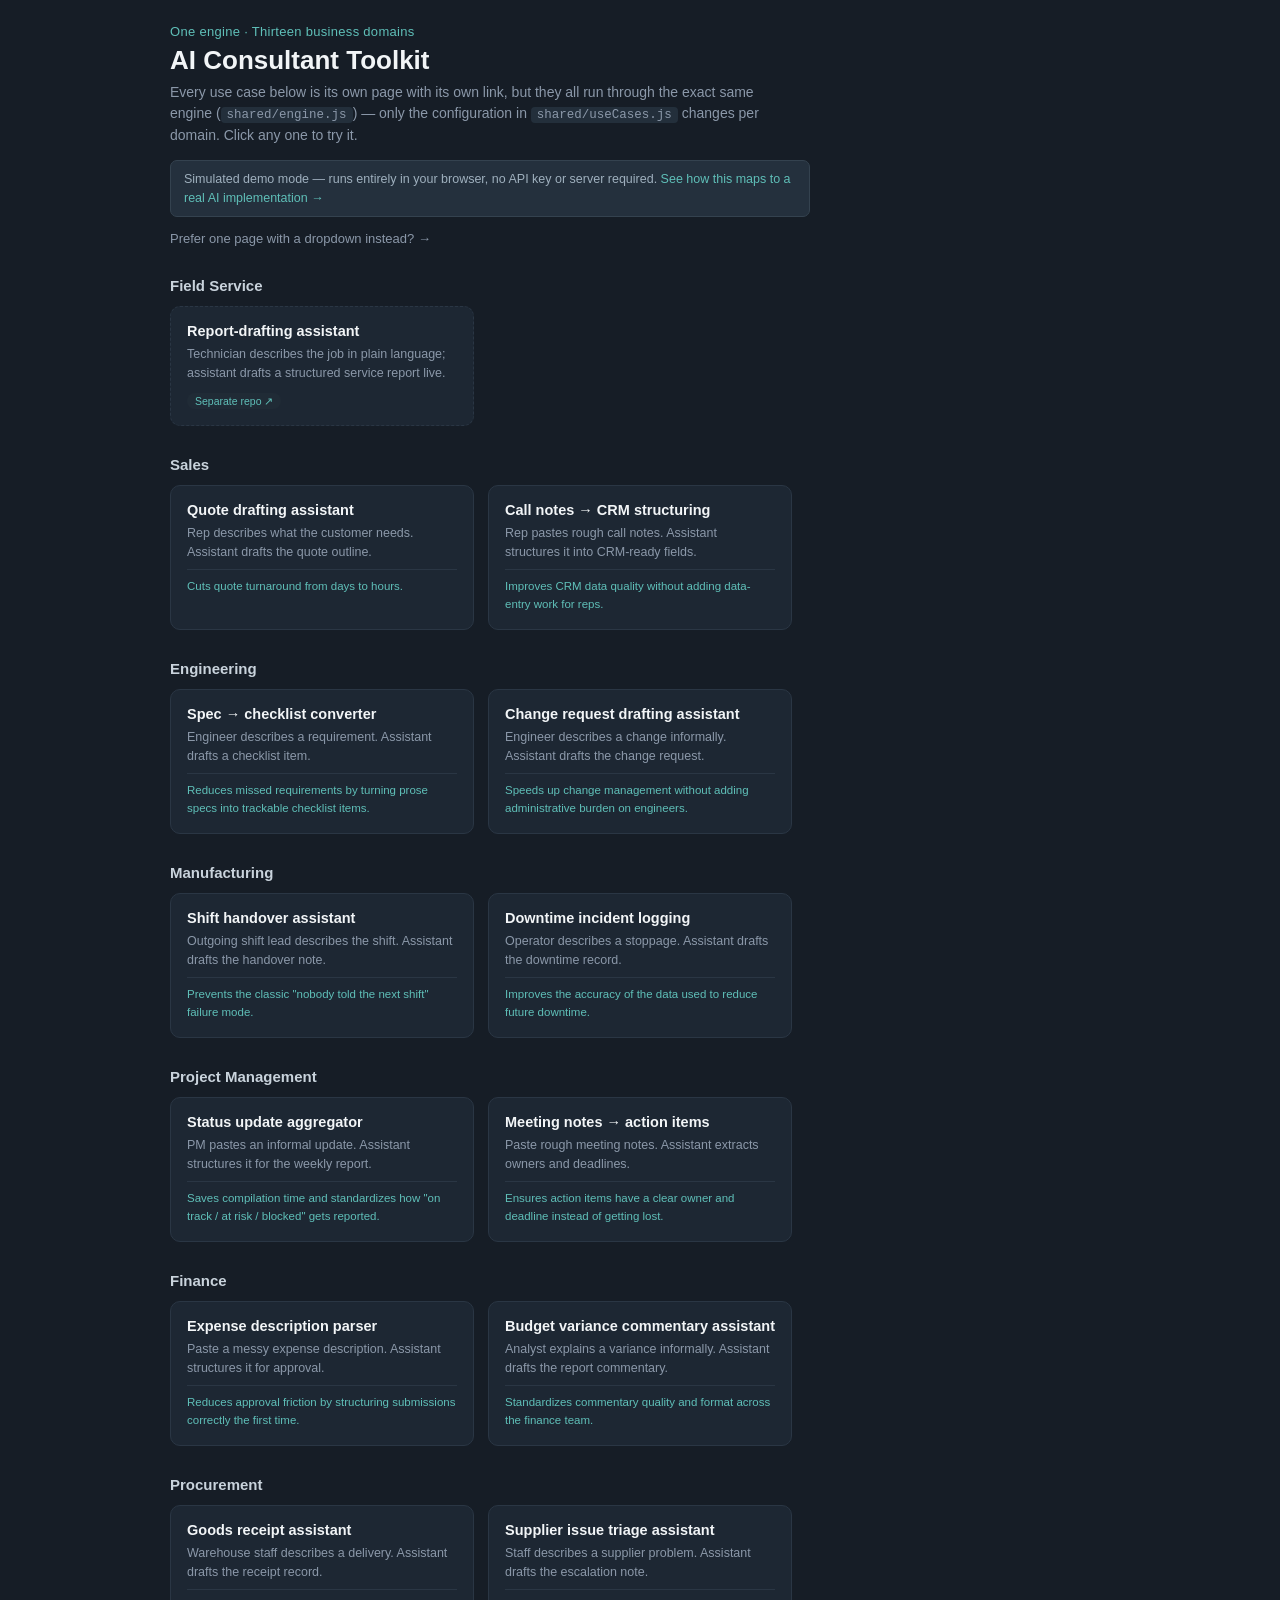
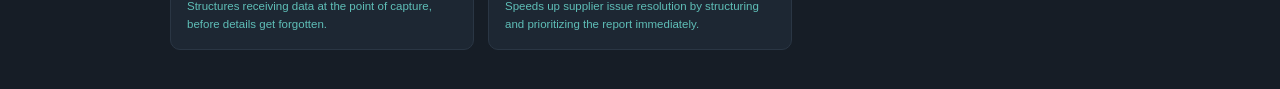
<file: index.html>
<!DOCTYPE html>
<html lang="en">
<head>
  <meta charset="UTF-8" />
  <meta name="viewport" content="width=device-width, initial-scale=1.0" />
  <title>AI Consultant Toolkit — Use Case Suite</title>
  <link rel="stylesheet" href="shared/styles.css" />
</head>
<body>
  <div class="page">
    <div class="header">
      <div class="eyebrow">One engine · Thirteen business domains</div>
      <h1>AI Consultant Toolkit</h1>
      <p class="subtitle">
        Every use case below is its own page with its own link, but they all run through the
        exact same engine (<code>shared/engine.js</code>) — only the configuration in
        <code>shared/useCases.js</code> changes per domain. Click any one to try it.
      </p>
      <div class="demo-banner">
        Simulated demo mode — runs entirely in your browser, no API key or server required.
        <a href="README.md">See how this maps to a real AI implementation →</a>
      </div>
      <p class="back-link"><a href="all-in-one/index.html">Prefer one page with a dropdown instead? →</a></p>
    </div>

    <div id="hubGrid"></div>
  </div>

  <script src="shared/helpers.js"></script>
  <script src="shared/engine.js"></script>
  <script src="shared/useCases.js"></script>
  <script src="hub.js"></script>
</body>
</html>
</file>
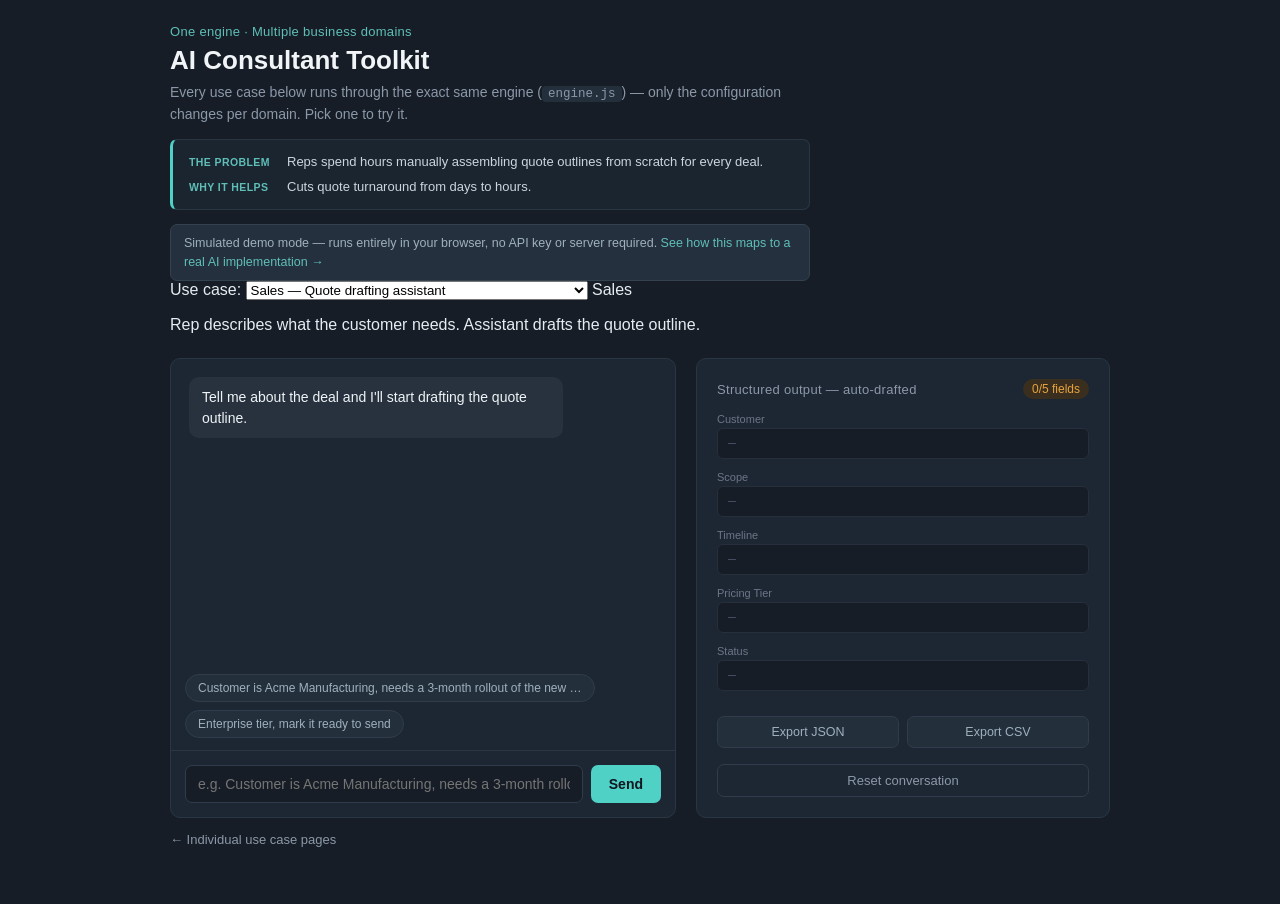
<file: all-in-one/index.html>
<!DOCTYPE html>
<html lang="en">
<head>
  <meta charset="UTF-8" />
  <meta name="viewport" content="width=device-width, initial-scale=1.0" />
  <title>AI Consultant Toolkit — Use Case Suite</title>
  <link rel="stylesheet" href="../shared/styles.css" />
</head>
<body>
  <div class="page">
    <div class="header">
      <div class="eyebrow">One engine · Multiple business domains</div>
      <h1>AI Consultant Toolkit</h1>
      <p class="subtitle">
        Every use case below runs through the exact same engine
        (<code>engine.js</code>) — only the configuration changes per domain.
        Pick one to try it.
      </p>
      <div class="why-box" id="whyBox">
        <div class="why-row"><span class="why-label">The problem</span><span id="whyProblem"></span></div>
        <div class="why-row"><span class="why-label">Why it helps</span><span id="whyValue"></span></div>
      </div>
      <div class="demo-banner">
        Simulated demo mode — runs entirely in your browser, no API key or server required.
        <a href="README.md">See how this maps to a real AI implementation →</a>
      </div>
    </div>

    <div class="selector-row">
      <label for="useCaseSelect" class="selector-label">Use case:</label>
      <select id="useCaseSelect"></select>
      <span id="domainTag" class="domain-tag"></span>
    </div>

    <p id="useCaseSubtitle" class="use-case-subtitle"></p>

    <div class="grid">
      <div class="panel chat-panel">
        <div class="messages" id="messages"></div>
        <div class="suggestions" id="suggestions"></div>
        <div class="input-row">
          <input id="input" type="text" placeholder="" autocomplete="off" />
          <button id="sendBtn">Send</button>
        </div>
      </div>

      <div class="panel report-panel">
        <div class="report-header">
          <span class="report-title">Structured output — auto-drafted</span>
          <span id="reportBadge" class="badge">0/0 fields</span>
        </div>
        <div id="reportFields" class="report-fields"></div>
        <div class="export-row">
          <button id="exportJsonBtn" class="export-btn">Export JSON</button>
          <button id="exportCsvBtn" class="export-btn">Export CSV</button>
        </div>
        <button id="resetBtn" class="reset-btn">Reset conversation</button>
      </div>
    </div>

    <p class="back-link"><a href="../index.html">← Individual use case pages</a></p>
  </div>

  <script src="../shared/helpers.js"></script>
  <script src="../shared/engine.js"></script>
  <script src="../shared/useCases.js"></script>
  <script src="app.js"></script>
</body>
</html>
</file>
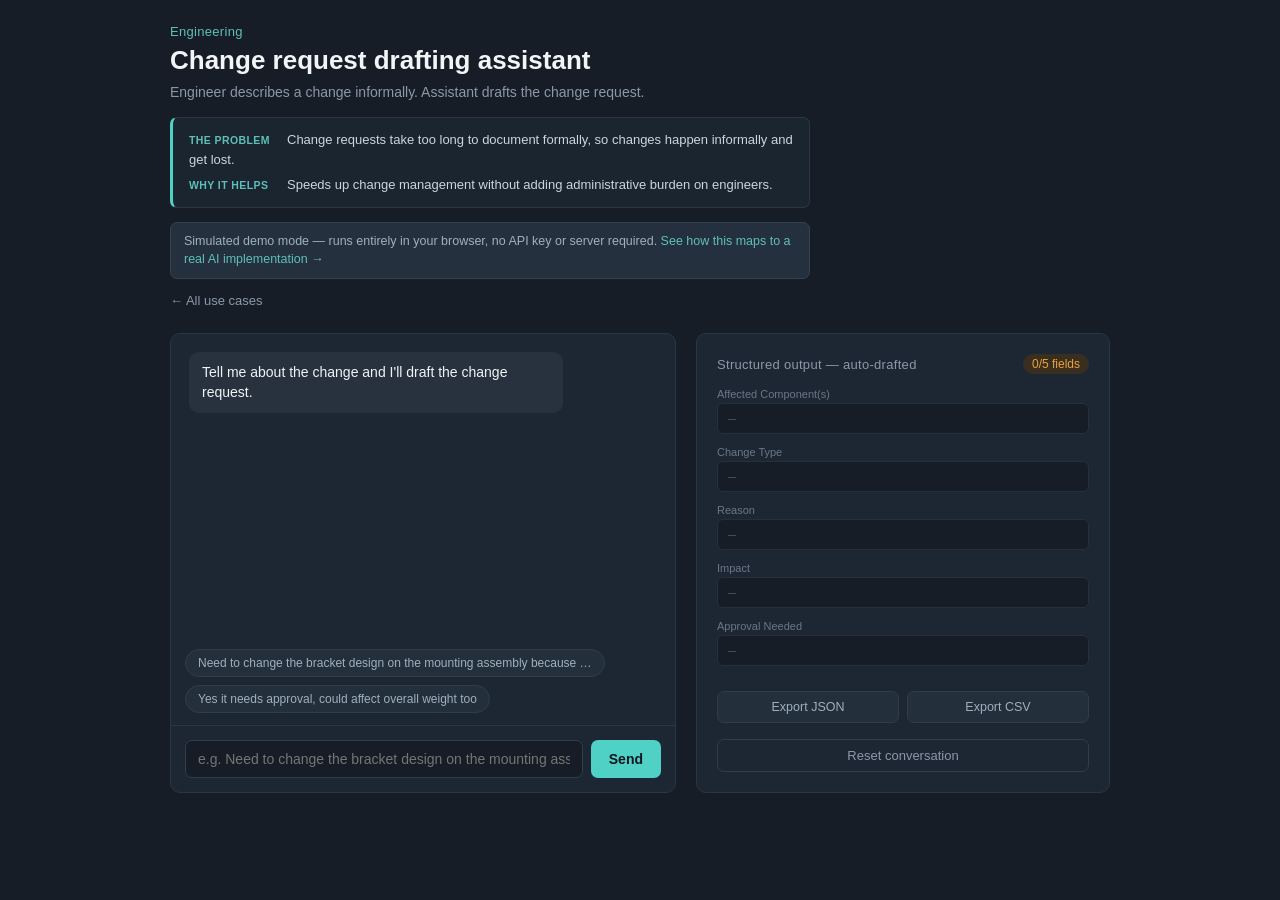
<file: eng-changerequest/index.html>
<!DOCTYPE html>
<html lang="en">
<head>
  <meta charset="UTF-8" />
  <meta name="viewport" content="width=device-width, initial-scale=1.0" />
  <title>Change request drafting assistant — Engineering</title>
  <link rel="stylesheet" href="../shared/styles.css" />
</head>
<body>
  <div class="page">
    <div class="header">
      <div class="eyebrow" id="eyebrow"></div>
      <h1 id="pageTitle"></h1>
      <p class="subtitle" id="pageSubtitle"></p>
      <div class="why-box" id="whyBox">
        <div class="why-row"><span class="why-label">The problem</span><span id="whyProblem"></span></div>
        <div class="why-row"><span class="why-label">Why it helps</span><span id="whyValue"></span></div>
      </div>
      <div class="demo-banner">
        Simulated demo mode — runs entirely in your browser, no API key or server required.
        <a href="../README.md">See how this maps to a real AI implementation →</a>
      </div>
      <p class="back-link"><a href="../index.html">← All use cases</a></p>
    </div>

    <div class="grid">
      <div class="panel chat-panel">
        <div class="messages" id="messages"></div>
        <div class="suggestions" id="suggestions"></div>
        <div class="input-row">
          <input id="input" type="text" autocomplete="off" />
          <button id="sendBtn">Send</button>
        </div>
      </div>

      <div class="panel report-panel">
        <div class="report-header">
          <span class="report-title">Structured output — auto-drafted</span>
          <span id="reportBadge" class="badge">0/0 fields</span>
        </div>
        <div id="reportFields" class="report-fields"></div>
        <div class="export-row">
          <button id="exportJsonBtn" class="export-btn">Export JSON</button>
          <button id="exportCsvBtn" class="export-btn">Export CSV</button>
        </div>
        <button id="resetBtn" class="reset-btn">Reset conversation</button>
      </div>
    </div>
  </div>

  <script>window.USE_CASE_ID = "eng-changerequest";</script>
  <script src="../shared/helpers.js"></script>
  <script src="../shared/engine.js"></script>
  <script src="../shared/useCases.js"></script>
  <script src="../shared/single-app.js"></script>
</body>
</html>
</file>
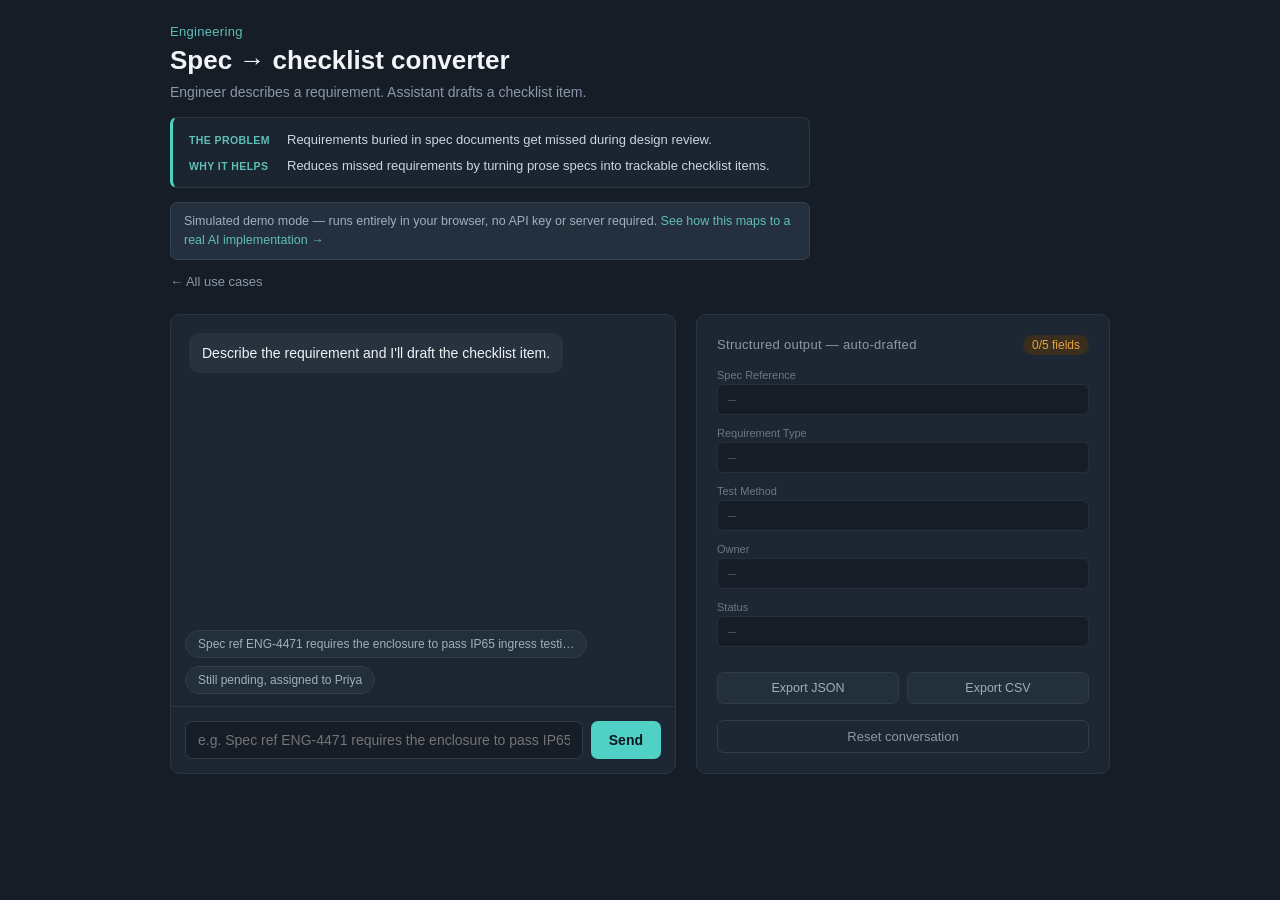
<file: eng-checklist/index.html>
<!DOCTYPE html>
<html lang="en">
<head>
  <meta charset="UTF-8" />
  <meta name="viewport" content="width=device-width, initial-scale=1.0" />
  <title>Spec → checklist converter — Engineering</title>
  <link rel="stylesheet" href="../shared/styles.css" />
</head>
<body>
  <div class="page">
    <div class="header">
      <div class="eyebrow" id="eyebrow"></div>
      <h1 id="pageTitle"></h1>
      <p class="subtitle" id="pageSubtitle"></p>
      <div class="why-box" id="whyBox">
        <div class="why-row"><span class="why-label">The problem</span><span id="whyProblem"></span></div>
        <div class="why-row"><span class="why-label">Why it helps</span><span id="whyValue"></span></div>
      </div>
      <div class="demo-banner">
        Simulated demo mode — runs entirely in your browser, no API key or server required.
        <a href="../README.md">See how this maps to a real AI implementation →</a>
      </div>
      <p class="back-link"><a href="../index.html">← All use cases</a></p>
    </div>

    <div class="grid">
      <div class="panel chat-panel">
        <div class="messages" id="messages"></div>
        <div class="suggestions" id="suggestions"></div>
        <div class="input-row">
          <input id="input" type="text" autocomplete="off" />
          <button id="sendBtn">Send</button>
        </div>
      </div>

      <div class="panel report-panel">
        <div class="report-header">
          <span class="report-title">Structured output — auto-drafted</span>
          <span id="reportBadge" class="badge">0/0 fields</span>
        </div>
        <div id="reportFields" class="report-fields"></div>
        <div class="export-row">
          <button id="exportJsonBtn" class="export-btn">Export JSON</button>
          <button id="exportCsvBtn" class="export-btn">Export CSV</button>
        </div>
        <button id="resetBtn" class="reset-btn">Reset conversation</button>
      </div>
    </div>
  </div>

  <script>window.USE_CASE_ID = "eng-checklist";</script>
  <script src="../shared/helpers.js"></script>
  <script src="../shared/engine.js"></script>
  <script src="../shared/useCases.js"></script>
  <script src="../shared/single-app.js"></script>
</body>
</html>
</file>
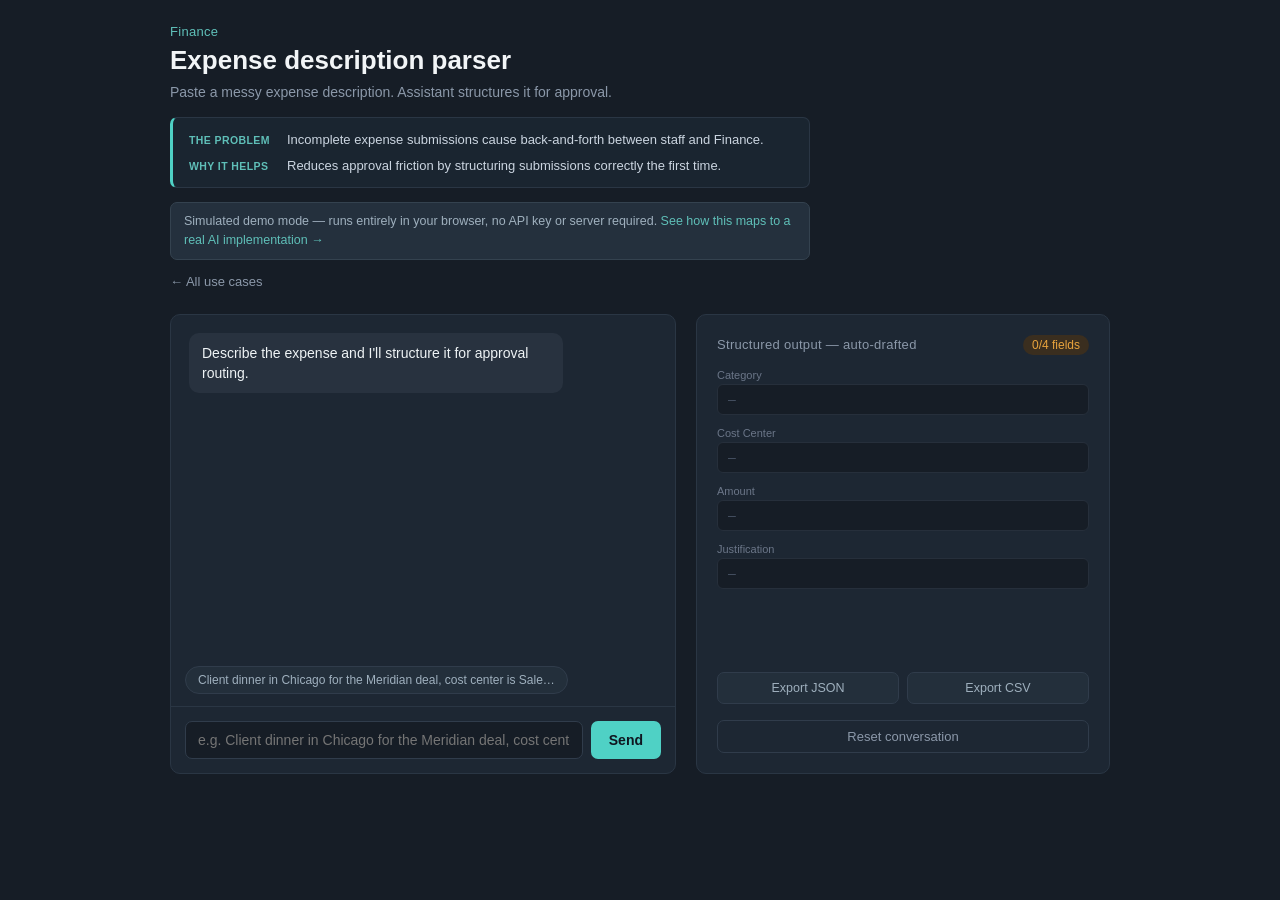
<file: fin-expense/index.html>
<!DOCTYPE html>
<html lang="en">
<head>
  <meta charset="UTF-8" />
  <meta name="viewport" content="width=device-width, initial-scale=1.0" />
  <title>Expense description parser — Finance</title>
  <link rel="stylesheet" href="../shared/styles.css" />
</head>
<body>
  <div class="page">
    <div class="header">
      <div class="eyebrow" id="eyebrow"></div>
      <h1 id="pageTitle"></h1>
      <p class="subtitle" id="pageSubtitle"></p>
      <div class="why-box" id="whyBox">
        <div class="why-row"><span class="why-label">The problem</span><span id="whyProblem"></span></div>
        <div class="why-row"><span class="why-label">Why it helps</span><span id="whyValue"></span></div>
      </div>
      <div class="demo-banner">
        Simulated demo mode — runs entirely in your browser, no API key or server required.
        <a href="../README.md">See how this maps to a real AI implementation →</a>
      </div>
      <p class="back-link"><a href="../index.html">← All use cases</a></p>
    </div>

    <div class="grid">
      <div class="panel chat-panel">
        <div class="messages" id="messages"></div>
        <div class="suggestions" id="suggestions"></div>
        <div class="input-row">
          <input id="input" type="text" autocomplete="off" />
          <button id="sendBtn">Send</button>
        </div>
      </div>

      <div class="panel report-panel">
        <div class="report-header">
          <span class="report-title">Structured output — auto-drafted</span>
          <span id="reportBadge" class="badge">0/0 fields</span>
        </div>
        <div id="reportFields" class="report-fields"></div>
        <div class="export-row">
          <button id="exportJsonBtn" class="export-btn">Export JSON</button>
          <button id="exportCsvBtn" class="export-btn">Export CSV</button>
        </div>
        <button id="resetBtn" class="reset-btn">Reset conversation</button>
      </div>
    </div>
  </div>

  <script>window.USE_CASE_ID = "fin-expense";</script>
  <script src="../shared/helpers.js"></script>
  <script src="../shared/engine.js"></script>
  <script src="../shared/useCases.js"></script>
  <script src="../shared/single-app.js"></script>
</body>
</html>
</file>
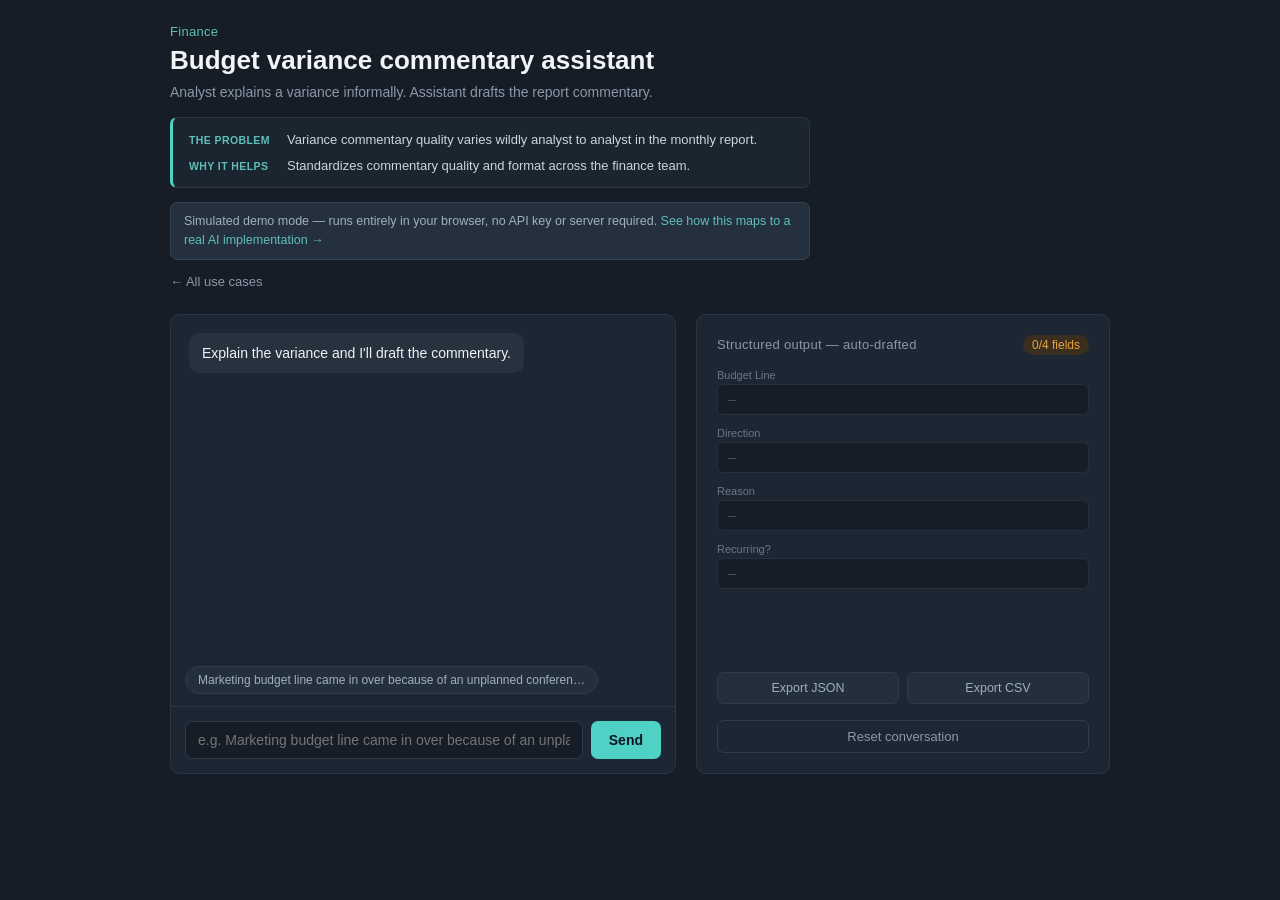
<file: fin-variance/index.html>
<!DOCTYPE html>
<html lang="en">
<head>
  <meta charset="UTF-8" />
  <meta name="viewport" content="width=device-width, initial-scale=1.0" />
  <title>Budget variance commentary assistant — Finance</title>
  <link rel="stylesheet" href="../shared/styles.css" />
</head>
<body>
  <div class="page">
    <div class="header">
      <div class="eyebrow" id="eyebrow"></div>
      <h1 id="pageTitle"></h1>
      <p class="subtitle" id="pageSubtitle"></p>
      <div class="why-box" id="whyBox">
        <div class="why-row"><span class="why-label">The problem</span><span id="whyProblem"></span></div>
        <div class="why-row"><span class="why-label">Why it helps</span><span id="whyValue"></span></div>
      </div>
      <div class="demo-banner">
        Simulated demo mode — runs entirely in your browser, no API key or server required.
        <a href="../README.md">See how this maps to a real AI implementation →</a>
      </div>
      <p class="back-link"><a href="../index.html">← All use cases</a></p>
    </div>

    <div class="grid">
      <div class="panel chat-panel">
        <div class="messages" id="messages"></div>
        <div class="suggestions" id="suggestions"></div>
        <div class="input-row">
          <input id="input" type="text" autocomplete="off" />
          <button id="sendBtn">Send</button>
        </div>
      </div>

      <div class="panel report-panel">
        <div class="report-header">
          <span class="report-title">Structured output — auto-drafted</span>
          <span id="reportBadge" class="badge">0/0 fields</span>
        </div>
        <div id="reportFields" class="report-fields"></div>
        <div class="export-row">
          <button id="exportJsonBtn" class="export-btn">Export JSON</button>
          <button id="exportCsvBtn" class="export-btn">Export CSV</button>
        </div>
        <button id="resetBtn" class="reset-btn">Reset conversation</button>
      </div>
    </div>
  </div>

  <script>window.USE_CASE_ID = "fin-variance";</script>
  <script src="../shared/helpers.js"></script>
  <script src="../shared/engine.js"></script>
  <script src="../shared/useCases.js"></script>
  <script src="../shared/single-app.js"></script>
</body>
</html>
</file>
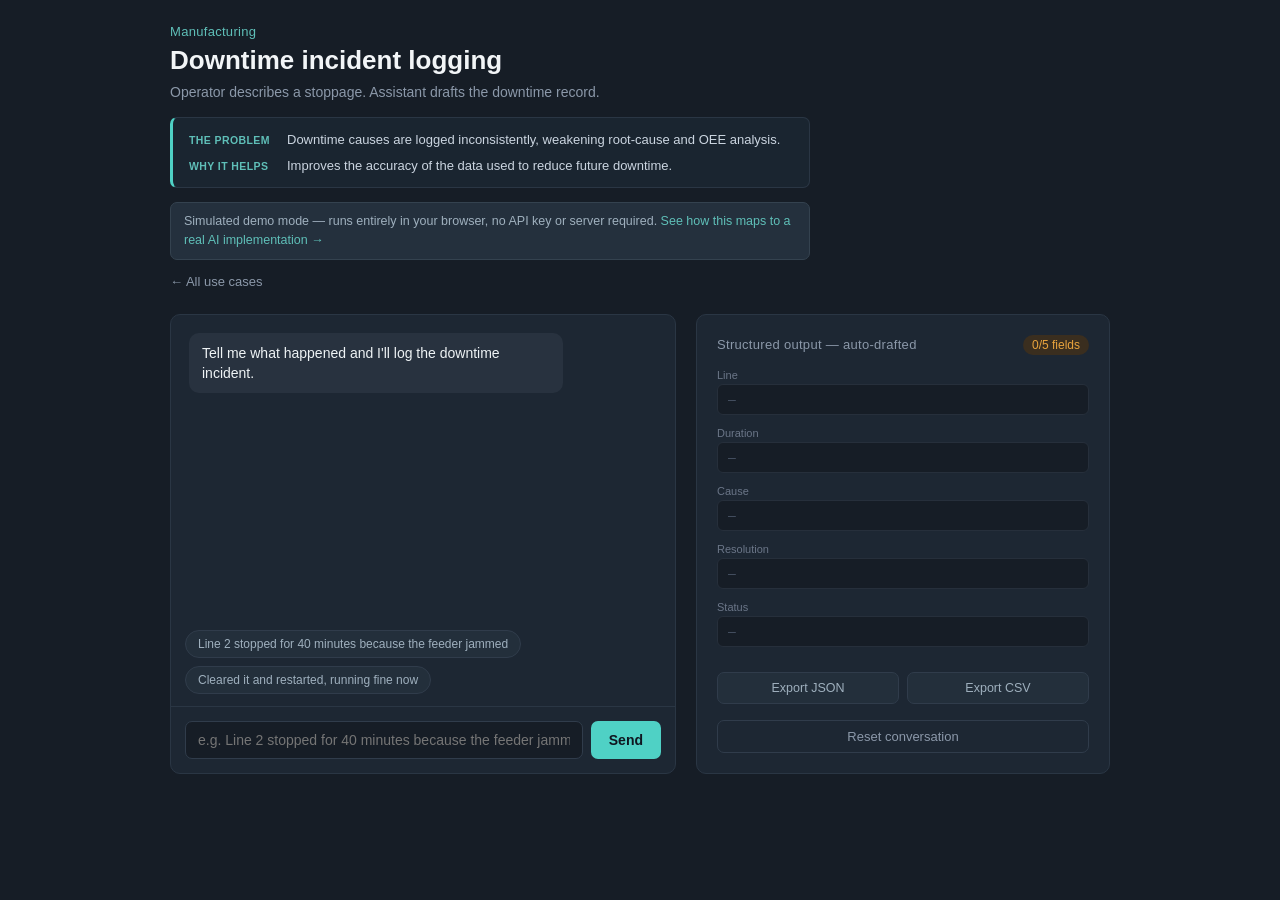
<file: mfg-downtime/index.html>
<!DOCTYPE html>
<html lang="en">
<head>
  <meta charset="UTF-8" />
  <meta name="viewport" content="width=device-width, initial-scale=1.0" />
  <title>Downtime incident logging — Manufacturing</title>
  <link rel="stylesheet" href="../shared/styles.css" />
</head>
<body>
  <div class="page">
    <div class="header">
      <div class="eyebrow" id="eyebrow"></div>
      <h1 id="pageTitle"></h1>
      <p class="subtitle" id="pageSubtitle"></p>
      <div class="why-box" id="whyBox">
        <div class="why-row"><span class="why-label">The problem</span><span id="whyProblem"></span></div>
        <div class="why-row"><span class="why-label">Why it helps</span><span id="whyValue"></span></div>
      </div>
      <div class="demo-banner">
        Simulated demo mode — runs entirely in your browser, no API key or server required.
        <a href="../README.md">See how this maps to a real AI implementation →</a>
      </div>
      <p class="back-link"><a href="../index.html">← All use cases</a></p>
    </div>

    <div class="grid">
      <div class="panel chat-panel">
        <div class="messages" id="messages"></div>
        <div class="suggestions" id="suggestions"></div>
        <div class="input-row">
          <input id="input" type="text" autocomplete="off" />
          <button id="sendBtn">Send</button>
        </div>
      </div>

      <div class="panel report-panel">
        <div class="report-header">
          <span class="report-title">Structured output — auto-drafted</span>
          <span id="reportBadge" class="badge">0/0 fields</span>
        </div>
        <div id="reportFields" class="report-fields"></div>
        <div class="export-row">
          <button id="exportJsonBtn" class="export-btn">Export JSON</button>
          <button id="exportCsvBtn" class="export-btn">Export CSV</button>
        </div>
        <button id="resetBtn" class="reset-btn">Reset conversation</button>
      </div>
    </div>
  </div>

  <script>window.USE_CASE_ID = "mfg-downtime";</script>
  <script src="../shared/helpers.js"></script>
  <script src="../shared/engine.js"></script>
  <script src="../shared/useCases.js"></script>
  <script src="../shared/single-app.js"></script>
</body>
</html>
</file>
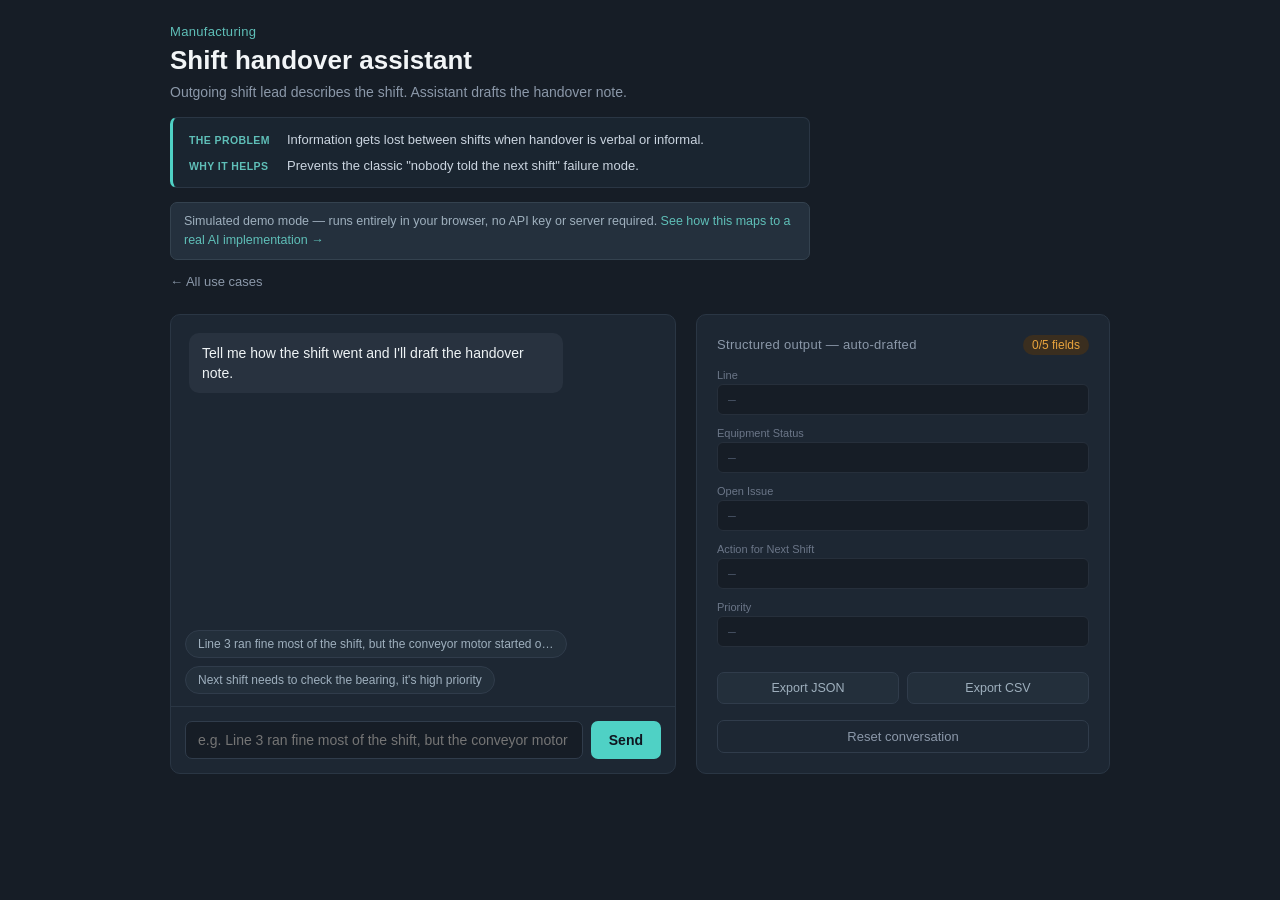
<file: mfg-handover/index.html>
<!DOCTYPE html>
<html lang="en">
<head>
  <meta charset="UTF-8" />
  <meta name="viewport" content="width=device-width, initial-scale=1.0" />
  <title>Shift handover assistant — Manufacturing</title>
  <link rel="stylesheet" href="../shared/styles.css" />
</head>
<body>
  <div class="page">
    <div class="header">
      <div class="eyebrow" id="eyebrow"></div>
      <h1 id="pageTitle"></h1>
      <p class="subtitle" id="pageSubtitle"></p>
      <div class="why-box" id="whyBox">
        <div class="why-row"><span class="why-label">The problem</span><span id="whyProblem"></span></div>
        <div class="why-row"><span class="why-label">Why it helps</span><span id="whyValue"></span></div>
      </div>
      <div class="demo-banner">
        Simulated demo mode — runs entirely in your browser, no API key or server required.
        <a href="../README.md">See how this maps to a real AI implementation →</a>
      </div>
      <p class="back-link"><a href="../index.html">← All use cases</a></p>
    </div>

    <div class="grid">
      <div class="panel chat-panel">
        <div class="messages" id="messages"></div>
        <div class="suggestions" id="suggestions"></div>
        <div class="input-row">
          <input id="input" type="text" autocomplete="off" />
          <button id="sendBtn">Send</button>
        </div>
      </div>

      <div class="panel report-panel">
        <div class="report-header">
          <span class="report-title">Structured output — auto-drafted</span>
          <span id="reportBadge" class="badge">0/0 fields</span>
        </div>
        <div id="reportFields" class="report-fields"></div>
        <div class="export-row">
          <button id="exportJsonBtn" class="export-btn">Export JSON</button>
          <button id="exportCsvBtn" class="export-btn">Export CSV</button>
        </div>
        <button id="resetBtn" class="reset-btn">Reset conversation</button>
      </div>
    </div>
  </div>

  <script>window.USE_CASE_ID = "mfg-handover";</script>
  <script src="../shared/helpers.js"></script>
  <script src="../shared/engine.js"></script>
  <script src="../shared/useCases.js"></script>
  <script src="../shared/single-app.js"></script>
</body>
</html>
</file>
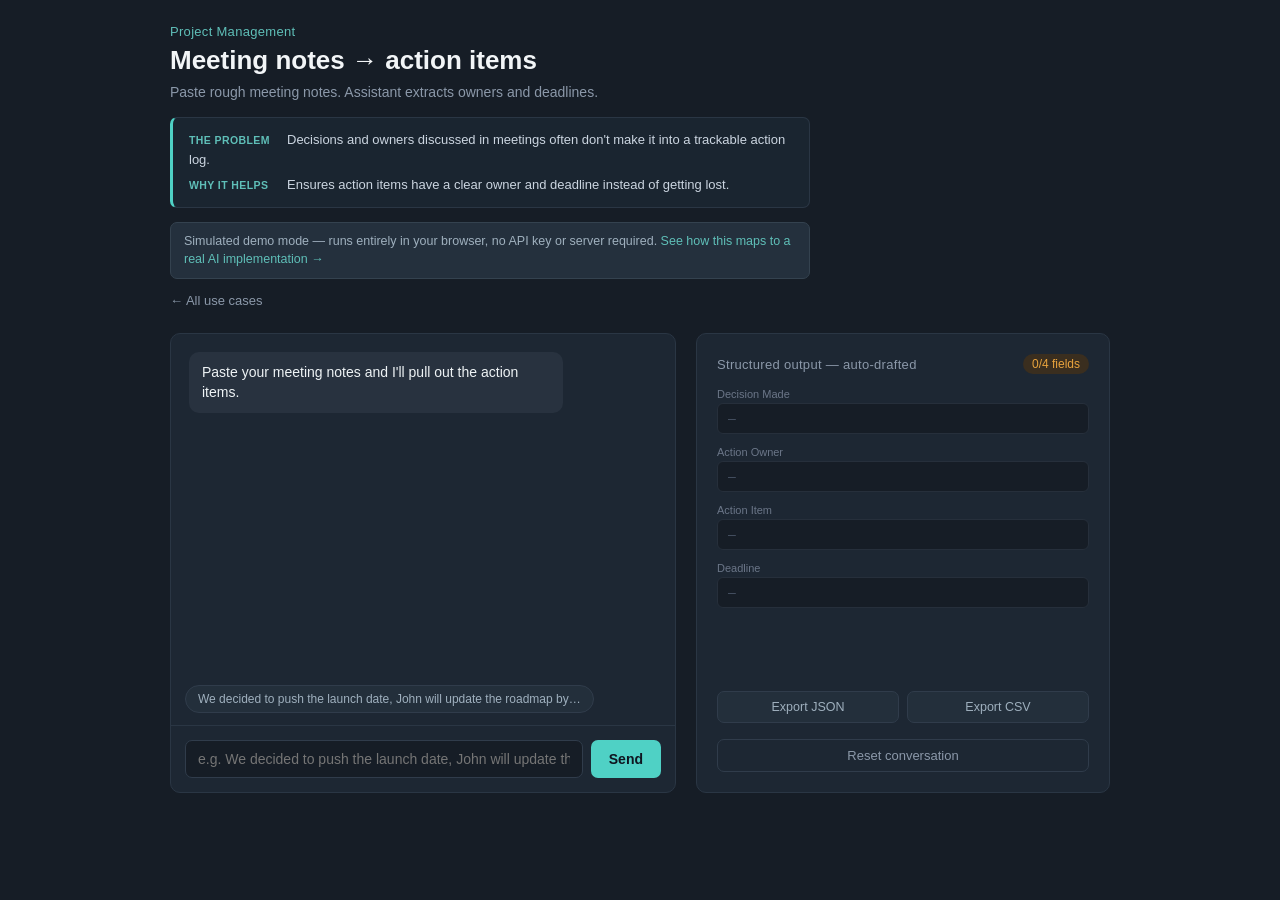
<file: pm-actionitems/index.html>
<!DOCTYPE html>
<html lang="en">
<head>
  <meta charset="UTF-8" />
  <meta name="viewport" content="width=device-width, initial-scale=1.0" />
  <title>Meeting notes → action items — Project Management</title>
  <link rel="stylesheet" href="../shared/styles.css" />
</head>
<body>
  <div class="page">
    <div class="header">
      <div class="eyebrow" id="eyebrow"></div>
      <h1 id="pageTitle"></h1>
      <p class="subtitle" id="pageSubtitle"></p>
      <div class="why-box" id="whyBox">
        <div class="why-row"><span class="why-label">The problem</span><span id="whyProblem"></span></div>
        <div class="why-row"><span class="why-label">Why it helps</span><span id="whyValue"></span></div>
      </div>
      <div class="demo-banner">
        Simulated demo mode — runs entirely in your browser, no API key or server required.
        <a href="../README.md">See how this maps to a real AI implementation →</a>
      </div>
      <p class="back-link"><a href="../index.html">← All use cases</a></p>
    </div>

    <div class="grid">
      <div class="panel chat-panel">
        <div class="messages" id="messages"></div>
        <div class="suggestions" id="suggestions"></div>
        <div class="input-row">
          <input id="input" type="text" autocomplete="off" />
          <button id="sendBtn">Send</button>
        </div>
      </div>

      <div class="panel report-panel">
        <div class="report-header">
          <span class="report-title">Structured output — auto-drafted</span>
          <span id="reportBadge" class="badge">0/0 fields</span>
        </div>
        <div id="reportFields" class="report-fields"></div>
        <div class="export-row">
          <button id="exportJsonBtn" class="export-btn">Export JSON</button>
          <button id="exportCsvBtn" class="export-btn">Export CSV</button>
        </div>
        <button id="resetBtn" class="reset-btn">Reset conversation</button>
      </div>
    </div>
  </div>

  <script>window.USE_CASE_ID = "pm-actionitems";</script>
  <script src="../shared/helpers.js"></script>
  <script src="../shared/engine.js"></script>
  <script src="../shared/useCases.js"></script>
  <script src="../shared/single-app.js"></script>
</body>
</html>
</file>
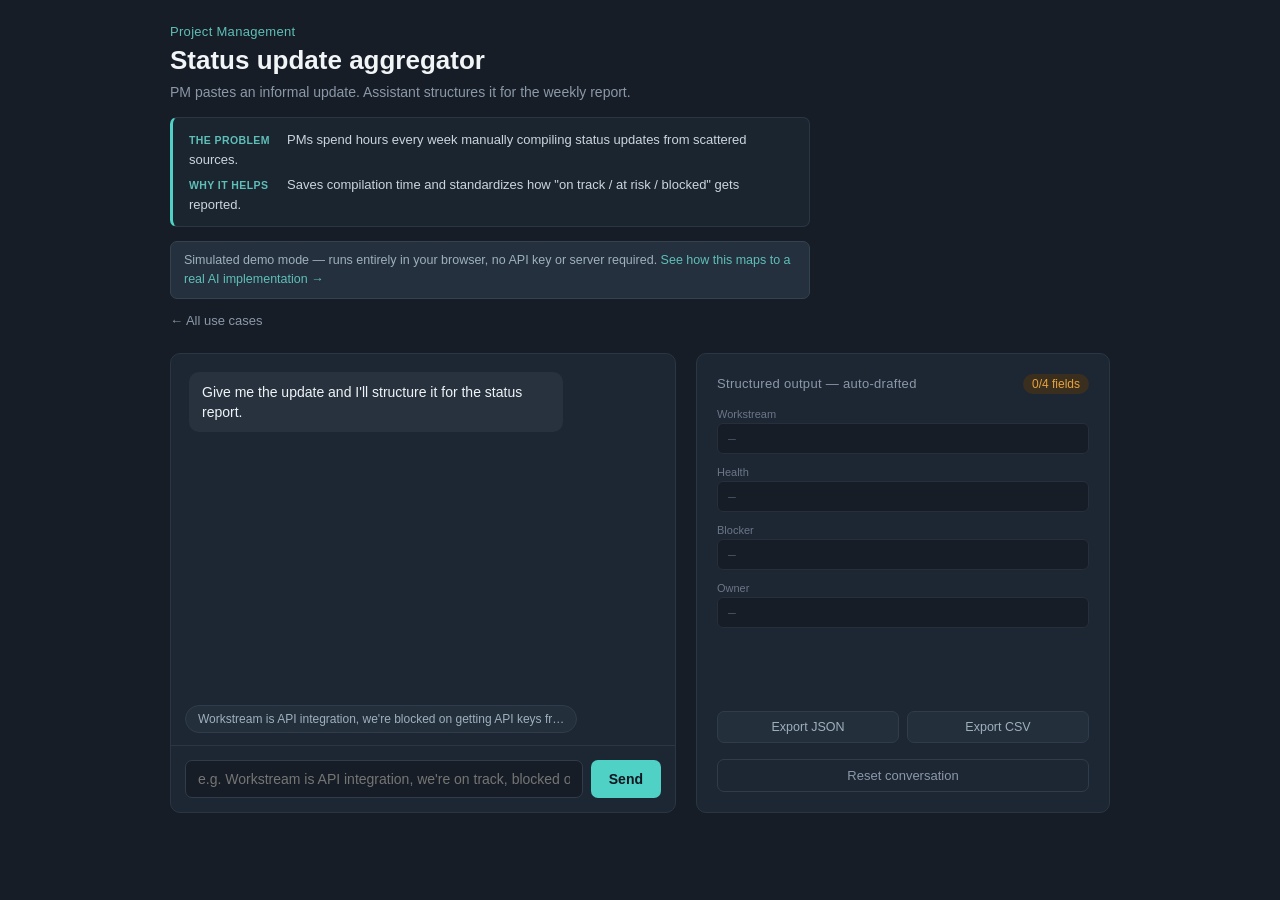
<file: pm-status/index.html>
<!DOCTYPE html>
<html lang="en">
<head>
  <meta charset="UTF-8" />
  <meta name="viewport" content="width=device-width, initial-scale=1.0" />
  <title>Status update aggregator — Project Management</title>
  <link rel="stylesheet" href="../shared/styles.css" />
</head>
<body>
  <div class="page">
    <div class="header">
      <div class="eyebrow" id="eyebrow"></div>
      <h1 id="pageTitle"></h1>
      <p class="subtitle" id="pageSubtitle"></p>
      <div class="why-box" id="whyBox">
        <div class="why-row"><span class="why-label">The problem</span><span id="whyProblem"></span></div>
        <div class="why-row"><span class="why-label">Why it helps</span><span id="whyValue"></span></div>
      </div>
      <div class="demo-banner">
        Simulated demo mode — runs entirely in your browser, no API key or server required.
        <a href="../README.md">See how this maps to a real AI implementation →</a>
      </div>
      <p class="back-link"><a href="../index.html">← All use cases</a></p>
    </div>

    <div class="grid">
      <div class="panel chat-panel">
        <div class="messages" id="messages"></div>
        <div class="suggestions" id="suggestions"></div>
        <div class="input-row">
          <input id="input" type="text" autocomplete="off" />
          <button id="sendBtn">Send</button>
        </div>
      </div>

      <div class="panel report-panel">
        <div class="report-header">
          <span class="report-title">Structured output — auto-drafted</span>
          <span id="reportBadge" class="badge">0/0 fields</span>
        </div>
        <div id="reportFields" class="report-fields"></div>
        <div class="export-row">
          <button id="exportJsonBtn" class="export-btn">Export JSON</button>
          <button id="exportCsvBtn" class="export-btn">Export CSV</button>
        </div>
        <button id="resetBtn" class="reset-btn">Reset conversation</button>
      </div>
    </div>
  </div>

  <script>window.USE_CASE_ID = "pm-status";</script>
  <script src="../shared/helpers.js"></script>
  <script src="../shared/engine.js"></script>
  <script src="../shared/useCases.js"></script>
  <script src="../shared/single-app.js"></script>
</body>
</html>
</file>
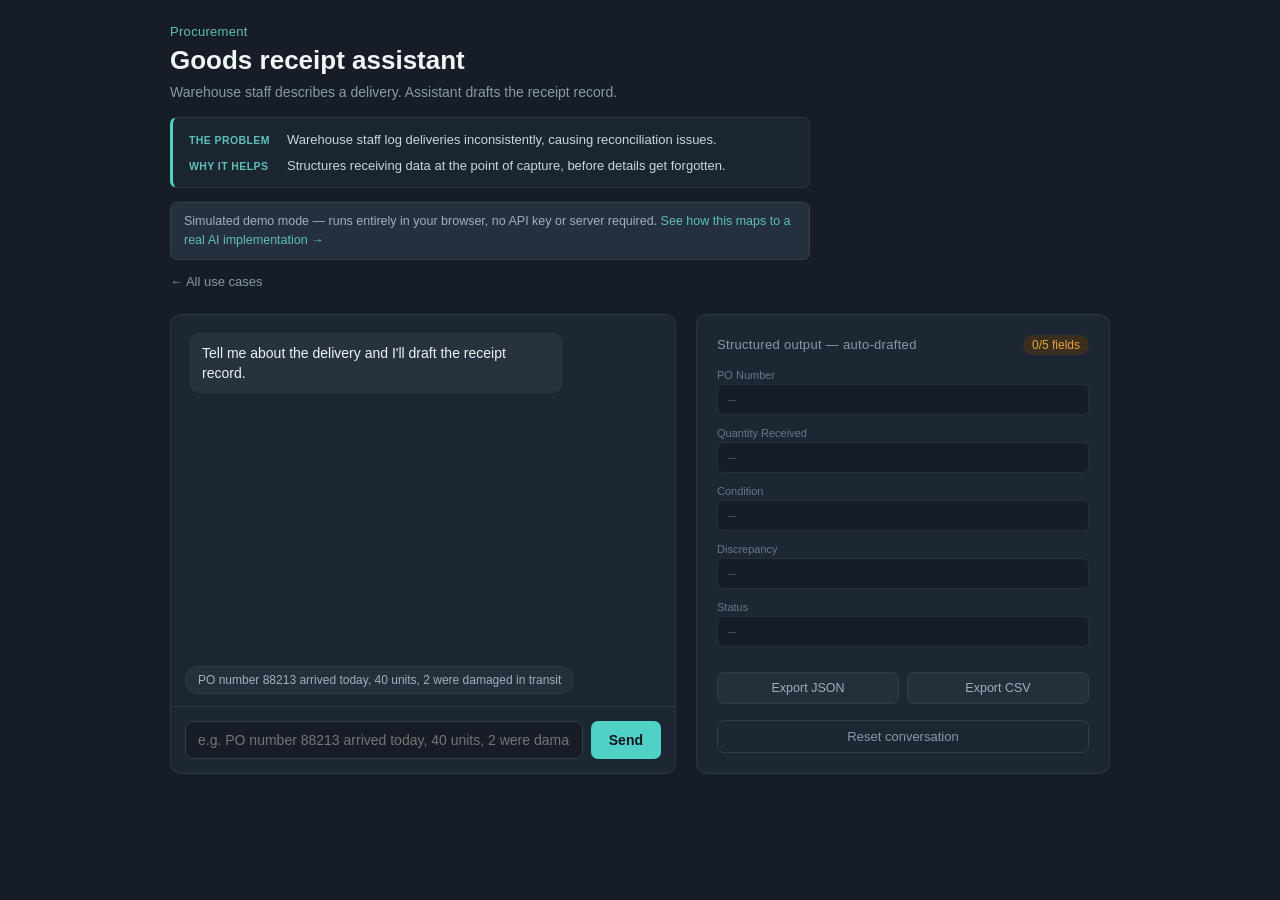
<file: proc-receipt/index.html>
<!DOCTYPE html>
<html lang="en">
<head>
  <meta charset="UTF-8" />
  <meta name="viewport" content="width=device-width, initial-scale=1.0" />
  <title>Goods receipt assistant — Procurement</title>
  <link rel="stylesheet" href="../shared/styles.css" />
</head>
<body>
  <div class="page">
    <div class="header">
      <div class="eyebrow" id="eyebrow"></div>
      <h1 id="pageTitle"></h1>
      <p class="subtitle" id="pageSubtitle"></p>
      <div class="why-box" id="whyBox">
        <div class="why-row"><span class="why-label">The problem</span><span id="whyProblem"></span></div>
        <div class="why-row"><span class="why-label">Why it helps</span><span id="whyValue"></span></div>
      </div>
      <div class="demo-banner">
        Simulated demo mode — runs entirely in your browser, no API key or server required.
        <a href="../README.md">See how this maps to a real AI implementation →</a>
      </div>
      <p class="back-link"><a href="../index.html">← All use cases</a></p>
    </div>

    <div class="grid">
      <div class="panel chat-panel">
        <div class="messages" id="messages"></div>
        <div class="suggestions" id="suggestions"></div>
        <div class="input-row">
          <input id="input" type="text" autocomplete="off" />
          <button id="sendBtn">Send</button>
        </div>
      </div>

      <div class="panel report-panel">
        <div class="report-header">
          <span class="report-title">Structured output — auto-drafted</span>
          <span id="reportBadge" class="badge">0/0 fields</span>
        </div>
        <div id="reportFields" class="report-fields"></div>
        <div class="export-row">
          <button id="exportJsonBtn" class="export-btn">Export JSON</button>
          <button id="exportCsvBtn" class="export-btn">Export CSV</button>
        </div>
        <button id="resetBtn" class="reset-btn">Reset conversation</button>
      </div>
    </div>
  </div>

  <script>window.USE_CASE_ID = "proc-receipt";</script>
  <script src="../shared/helpers.js"></script>
  <script src="../shared/engine.js"></script>
  <script src="../shared/useCases.js"></script>
  <script src="../shared/single-app.js"></script>
</body>
</html>
</file>
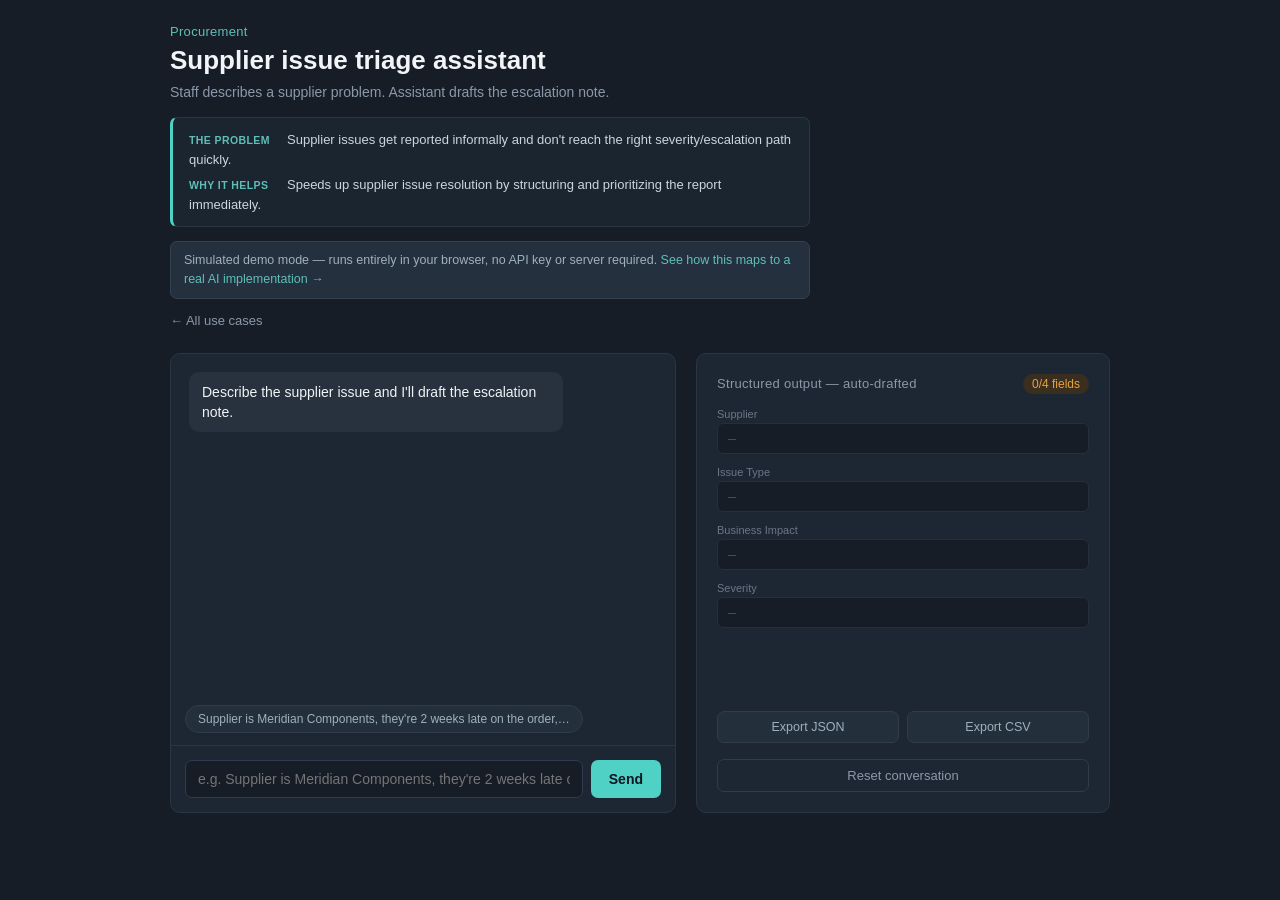
<file: proc-supplier/index.html>
<!DOCTYPE html>
<html lang="en">
<head>
  <meta charset="UTF-8" />
  <meta name="viewport" content="width=device-width, initial-scale=1.0" />
  <title>Supplier issue triage assistant — Procurement</title>
  <link rel="stylesheet" href="../shared/styles.css" />
</head>
<body>
  <div class="page">
    <div class="header">
      <div class="eyebrow" id="eyebrow"></div>
      <h1 id="pageTitle"></h1>
      <p class="subtitle" id="pageSubtitle"></p>
      <div class="why-box" id="whyBox">
        <div class="why-row"><span class="why-label">The problem</span><span id="whyProblem"></span></div>
        <div class="why-row"><span class="why-label">Why it helps</span><span id="whyValue"></span></div>
      </div>
      <div class="demo-banner">
        Simulated demo mode — runs entirely in your browser, no API key or server required.
        <a href="../README.md">See how this maps to a real AI implementation →</a>
      </div>
      <p class="back-link"><a href="../index.html">← All use cases</a></p>
    </div>

    <div class="grid">
      <div class="panel chat-panel">
        <div class="messages" id="messages"></div>
        <div class="suggestions" id="suggestions"></div>
        <div class="input-row">
          <input id="input" type="text" autocomplete="off" />
          <button id="sendBtn">Send</button>
        </div>
      </div>

      <div class="panel report-panel">
        <div class="report-header">
          <span class="report-title">Structured output — auto-drafted</span>
          <span id="reportBadge" class="badge">0/0 fields</span>
        </div>
        <div id="reportFields" class="report-fields"></div>
        <div class="export-row">
          <button id="exportJsonBtn" class="export-btn">Export JSON</button>
          <button id="exportCsvBtn" class="export-btn">Export CSV</button>
        </div>
        <button id="resetBtn" class="reset-btn">Reset conversation</button>
      </div>
    </div>
  </div>

  <script>window.USE_CASE_ID = "proc-supplier";</script>
  <script src="../shared/helpers.js"></script>
  <script src="../shared/engine.js"></script>
  <script src="../shared/useCases.js"></script>
  <script src="../shared/single-app.js"></script>
</body>
</html>
</file>
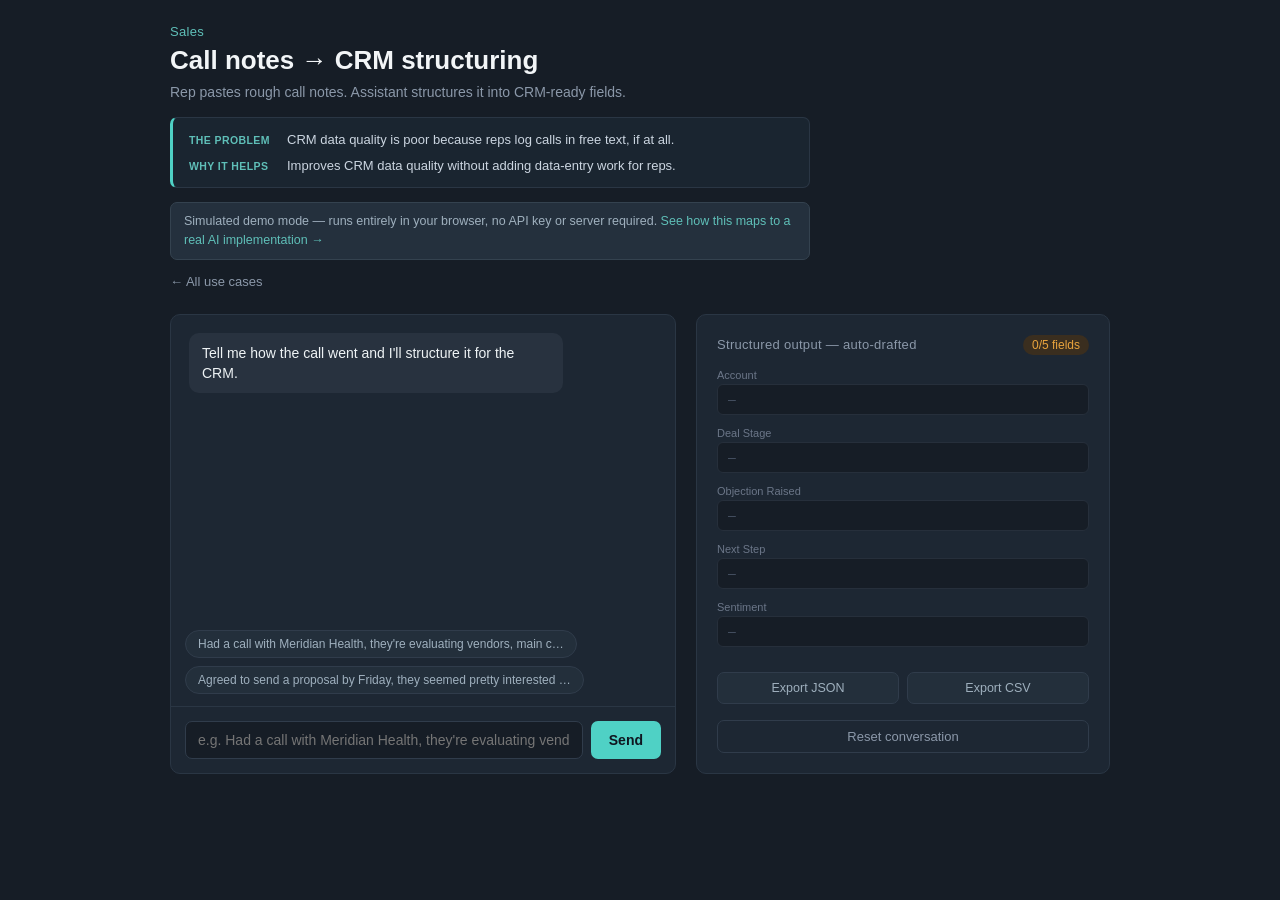
<file: sales-callnotes/index.html>
<!DOCTYPE html>
<html lang="en">
<head>
  <meta charset="UTF-8" />
  <meta name="viewport" content="width=device-width, initial-scale=1.0" />
  <title>Call notes → CRM structuring — Sales</title>
  <link rel="stylesheet" href="../shared/styles.css" />
</head>
<body>
  <div class="page">
    <div class="header">
      <div class="eyebrow" id="eyebrow"></div>
      <h1 id="pageTitle"></h1>
      <p class="subtitle" id="pageSubtitle"></p>
      <div class="why-box" id="whyBox">
        <div class="why-row"><span class="why-label">The problem</span><span id="whyProblem"></span></div>
        <div class="why-row"><span class="why-label">Why it helps</span><span id="whyValue"></span></div>
      </div>
      <div class="demo-banner">
        Simulated demo mode — runs entirely in your browser, no API key or server required.
        <a href="../README.md">See how this maps to a real AI implementation →</a>
      </div>
      <p class="back-link"><a href="../index.html">← All use cases</a></p>
    </div>

    <div class="grid">
      <div class="panel chat-panel">
        <div class="messages" id="messages"></div>
        <div class="suggestions" id="suggestions"></div>
        <div class="input-row">
          <input id="input" type="text" autocomplete="off" />
          <button id="sendBtn">Send</button>
        </div>
      </div>

      <div class="panel report-panel">
        <div class="report-header">
          <span class="report-title">Structured output — auto-drafted</span>
          <span id="reportBadge" class="badge">0/0 fields</span>
        </div>
        <div id="reportFields" class="report-fields"></div>
        <div class="export-row">
          <button id="exportJsonBtn" class="export-btn">Export JSON</button>
          <button id="exportCsvBtn" class="export-btn">Export CSV</button>
        </div>
        <button id="resetBtn" class="reset-btn">Reset conversation</button>
      </div>
    </div>
  </div>

  <script>window.USE_CASE_ID = "sales-callnotes";</script>
  <script src="../shared/helpers.js"></script>
  <script src="../shared/engine.js"></script>
  <script src="../shared/useCases.js"></script>
  <script src="../shared/single-app.js"></script>
</body>
</html>
</file>
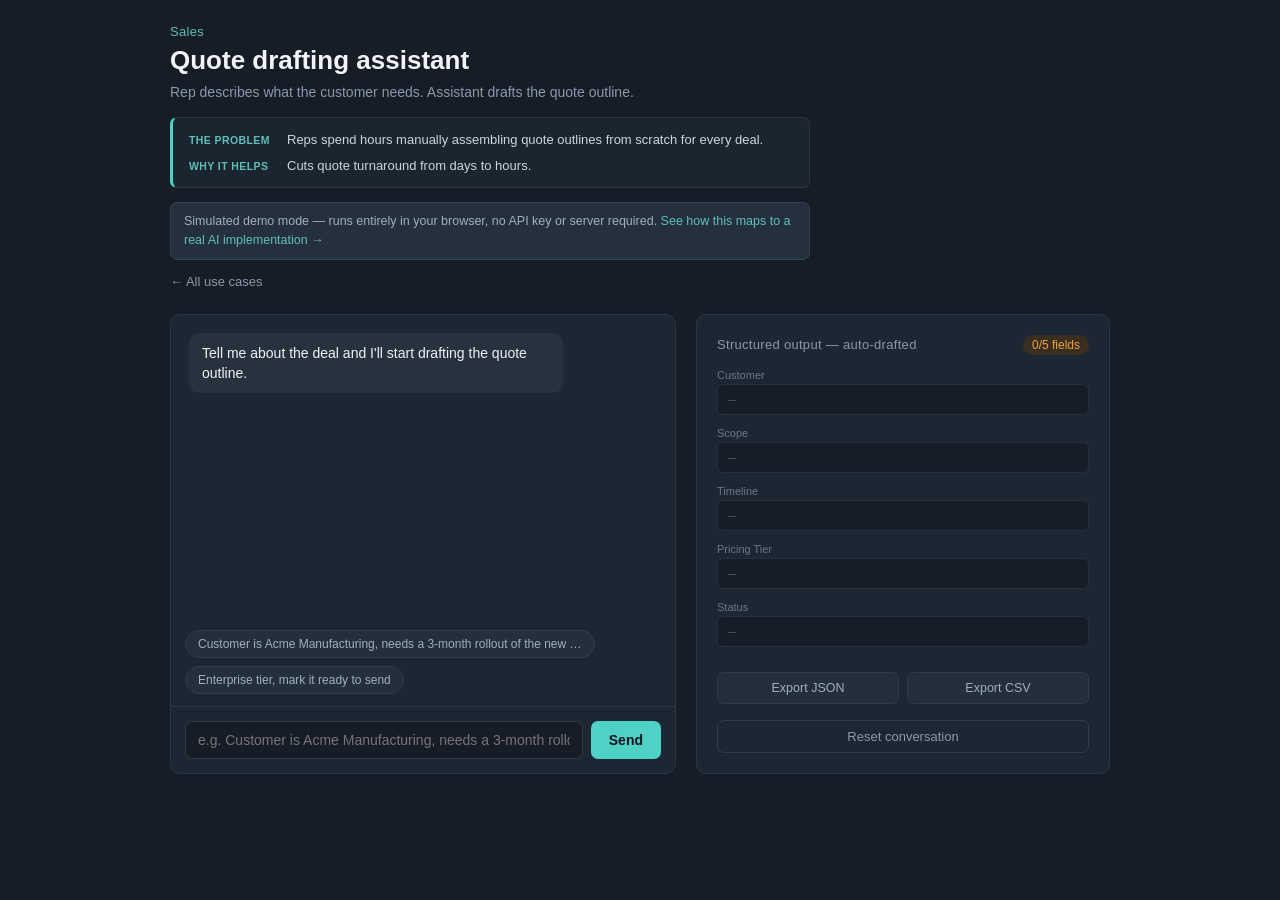
<file: sales-quote/index.html>
<!DOCTYPE html>
<html lang="en">
<head>
  <meta charset="UTF-8" />
  <meta name="viewport" content="width=device-width, initial-scale=1.0" />
  <title>Quote drafting assistant — Sales</title>
  <link rel="stylesheet" href="../shared/styles.css" />
</head>
<body>
  <div class="page">
    <div class="header">
      <div class="eyebrow" id="eyebrow"></div>
      <h1 id="pageTitle"></h1>
      <p class="subtitle" id="pageSubtitle"></p>
      <div class="why-box" id="whyBox">
        <div class="why-row"><span class="why-label">The problem</span><span id="whyProblem"></span></div>
        <div class="why-row"><span class="why-label">Why it helps</span><span id="whyValue"></span></div>
      </div>
      <div class="demo-banner">
        Simulated demo mode — runs entirely in your browser, no API key or server required.
        <a href="../README.md">See how this maps to a real AI implementation →</a>
      </div>
      <p class="back-link"><a href="../index.html">← All use cases</a></p>
    </div>

    <div class="grid">
      <div class="panel chat-panel">
        <div class="messages" id="messages"></div>
        <div class="suggestions" id="suggestions"></div>
        <div class="input-row">
          <input id="input" type="text" autocomplete="off" />
          <button id="sendBtn">Send</button>
        </div>
      </div>

      <div class="panel report-panel">
        <div class="report-header">
          <span class="report-title">Structured output — auto-drafted</span>
          <span id="reportBadge" class="badge">0/0 fields</span>
        </div>
        <div id="reportFields" class="report-fields"></div>
        <div class="export-row">
          <button id="exportJsonBtn" class="export-btn">Export JSON</button>
          <button id="exportCsvBtn" class="export-btn">Export CSV</button>
        </div>
        <button id="resetBtn" class="reset-btn">Reset conversation</button>
      </div>
    </div>
  </div>

  <script>window.USE_CASE_ID = "sales-quote";</script>
  <script src="../shared/helpers.js"></script>
  <script src="../shared/engine.js"></script>
  <script src="../shared/useCases.js"></script>
  <script src="../shared/single-app.js"></script>
</body>
</html>
</file>
<file: shared/styles.css>
* {
  box-sizing: border-box;
}

body {
  margin: 0;
  background: #161d26;
  color: #e7ecf2;
  font-family: "Inter", -apple-system, BlinkMacSystemFont, sans-serif;
}

.page {
  max-width: 980px;
  margin: 0 auto;
  padding: 24px 20px 40px;
}

.eyebrow {
  font-size: 13px;
  letter-spacing: 0.3px;
  color: #5fbfb8;
  margin-bottom: 6px;
}

h1 {
  font-size: 26px;
  font-weight: 600;
  margin: 0;
  color: #f2f5f7;
}

h2 {
  font-size: 15px;
  font-weight: 600;
  color: #c9d3dc;
  margin: 30px 0 12px;
}

.subtitle {
  color: #8b98a9;
  font-size: 14px;
  margin-top: 6px;
  max-width: 620px;
  line-height: 1.5;
}

.subtitle code {
  background: #232f3b;
  padding: 1px 6px;
  border-radius: 4px;
  font-size: 12.5px;
}

.demo-banner {
  margin-top: 14px;
  background: #24303d;
  border: 1px solid #34424f;
  color: #9fb0be;
  font-size: 12.5px;
  padding: 9px 13px;
  border-radius: 7px;
  max-width: 640px;
  line-height: 1.5;
}

.why-box {
  margin-top: 14px;
  background: #1a2530;
  border: 1px solid #2a3644;
  border-left: 3px solid #4fd1c5;
  border-radius: 7px;
  padding: 12px 16px;
  max-width: 640px;
  display: flex;
  flex-direction: column;
  gap: 6px;
}

.why-row {
  font-size: 13px;
  line-height: 1.5;
  color: #cbd5e0;
}

.why-label {
  display: inline-block;
  font-size: 10.5px;
  font-weight: 600;
  letter-spacing: 0.4px;
  text-transform: uppercase;
  color: #5fbfb8;
  margin-right: 8px;
  min-width: 90px;
}

.demo-banner a {
  color: #5fbfb8;
  text-decoration: none;
}

.demo-banner a:hover {
  text-decoration: underline;
}

.back-link {
  margin-top: 12px;
}

.back-link a {
  color: #8b98a9;
  font-size: 13px;
  text-decoration: none;
}

.back-link a:hover {
  color: #c9d3dc;
}

/* ---- Hub / landing page ---- */

.card-row {
  display: grid;
  grid-template-columns: repeat(auto-fill, minmax(230px, 1fr));
  gap: 14px;
}

.usecase-card {
  display: block;
  background: #1d2733;
  border: 1px solid #2a3644;
  border-radius: 10px;
  padding: 16px;
  text-decoration: none;
  color: inherit;
  transition: border-color 0.15s ease;
}

.usecase-card:hover {
  border-color: #4fd1c5;
}

.usecase-card.external {
  border-style: dashed;
}

.card-title {
  font-size: 14.5px;
  font-weight: 600;
  color: #f2f5f7;
  margin-bottom: 6px;
}

.card-desc {
  font-size: 12.5px;
  color: #8b98a9;
  line-height: 1.5;
}

.card-value {
  font-size: 11.5px;
  color: #5fbfb8;
  line-height: 1.5;
  margin-top: 8px;
  padding-top: 8px;
  border-top: 1px solid #2a3644;
}

.card-tag {
  display: inline-block;
  font-size: 10.5px;
  color: #5fbfb8;
  background: #202b36;
  padding: 2px 8px;
  border-radius: 20px;
  margin-top: 10px;
}

/* ---- Chat + report layout (individual use-case pages) ---- */

.grid {
  display: grid;
  grid-template-columns: 1.1fr 0.9fr;
  gap: 20px;
  margin-top: 24px;
}

@media (max-width: 720px) {
  .grid {
    grid-template-columns: 1fr;
  }
}

.panel {
  background: #1d2733;
  border-radius: 10px;
  border: 1px solid #2a3644;
}

.chat-panel {
  display: flex;
  flex-direction: column;
  height: 460px;
}

.messages {
  flex: 1;
  overflow-y: auto;
  padding: 18px;
  display: flex;
  flex-direction: column;
  gap: 12px;
}

.message {
  max-width: 80%;
  padding: 10px 13px;
  border-radius: 10px;
  font-size: 14px;
  line-height: 1.45;
}

.message.assistant {
  align-self: flex-start;
  background: #28323f;
  color: #eef3f5;
}

.message.user {
  align-self: flex-end;
  background: #2c6e68;
  color: #eef3f5;
}

.message.status {
  align-self: flex-start;
  color: #6b7688;
  font-size: 13px;
}

.input-row {
  display: flex;
  gap: 8px;
  padding: 14px;
  border-top: 1px solid #2a3644;
}

.suggestions {
  display: flex;
  flex-wrap: wrap;
  gap: 8px;
  padding: 0 14px 12px;
}

.suggestion-chip {
  background: #232f3b;
  color: #9fb0be;
  border: 1px solid #303c4b;
  border-radius: 20px;
  padding: 6px 12px;
  font-size: 12px;
  cursor: pointer;
  max-width: 100%;
  overflow: hidden;
  text-overflow: ellipsis;
  white-space: nowrap;
  transition: border-color 0.15s ease, color 0.15s ease;
}

.suggestion-chip:hover {
  border-color: #4fd1c5;
  color: #e7ecf2;
}

#input {
  flex: 1;
  background: #161d26;
  border: 1px solid #303c4b;
  border-radius: 7px;
  padding: 10px 12px;
  color: #e7ecf2;
  font-size: 14px;
  outline: none;
}

#sendBtn {
  background: #4fd1c5;
  color: #0f1620;
  border: none;
  border-radius: 7px;
  padding: 0 18px;
  font-weight: 600;
  font-size: 14px;
  cursor: pointer;
}

#sendBtn:disabled {
  background: #2a3644;
  color: #6b7688;
  cursor: default;
}

.report-panel {
  padding: 20px;
  display: flex;
  flex-direction: column;
}

.report-header {
  display: flex;
  justify-content: space-between;
  align-items: center;
  margin-bottom: 14px;
}

.report-title {
  font-size: 13px;
  letter-spacing: 0.3px;
  color: #8b98a9;
}

.badge {
  font-size: 12px;
  padding: 3px 9px;
  border-radius: 20px;
  background: #3a2e1f;
  color: #e8a33d;
}

.badge.complete {
  background: #2c6e68;
  color: #b7ede7;
}

.report-fields {
  display: flex;
  flex-direction: column;
  gap: 12px;
  flex: 1;
}

.field-label {
  font-size: 11px;
  color: #6b7688;
  margin-bottom: 3px;
}

.field-value {
  font-family: "IBM Plex Mono", monospace;
  font-size: 13px;
  background: #161d26;
  border-radius: 6px;
  padding: 7px 10px;
  min-height: 16px;
  border: 1px solid #262f3b;
  color: #4a5568;
  cursor: text;
  transition: border-color 0.15s ease;
}

.field-value:hover {
  border-color: #3a4756;
}

.field-value:focus {
  outline: none;
  border-color: #4fd1c5;
  background: #1a222d;
}

.field-value.filled {
  color: #e7ecf2;
}

.export-row {
  display: flex;
  gap: 8px;
  margin-top: 14px;
}

.export-btn {
  flex: 1;
  background: #232f3b;
  border: 1px solid #303c4b;
  color: #9fb0be;
  border-radius: 7px;
  padding: 8px 0;
  font-size: 12.5px;
  cursor: pointer;
  transition: border-color 0.15s ease, color 0.15s ease;
}

.export-btn:hover {
  border-color: #4fd1c5;
  color: #e7ecf2;
}

.reset-btn {
  margin-top: 16px;
  background: transparent;
  border: 1px solid #303c4b;
  color: #8b98a9;
  border-radius: 7px;
  padding: 8px 0;
  font-size: 13px;
  cursor: pointer;
}
</file>
